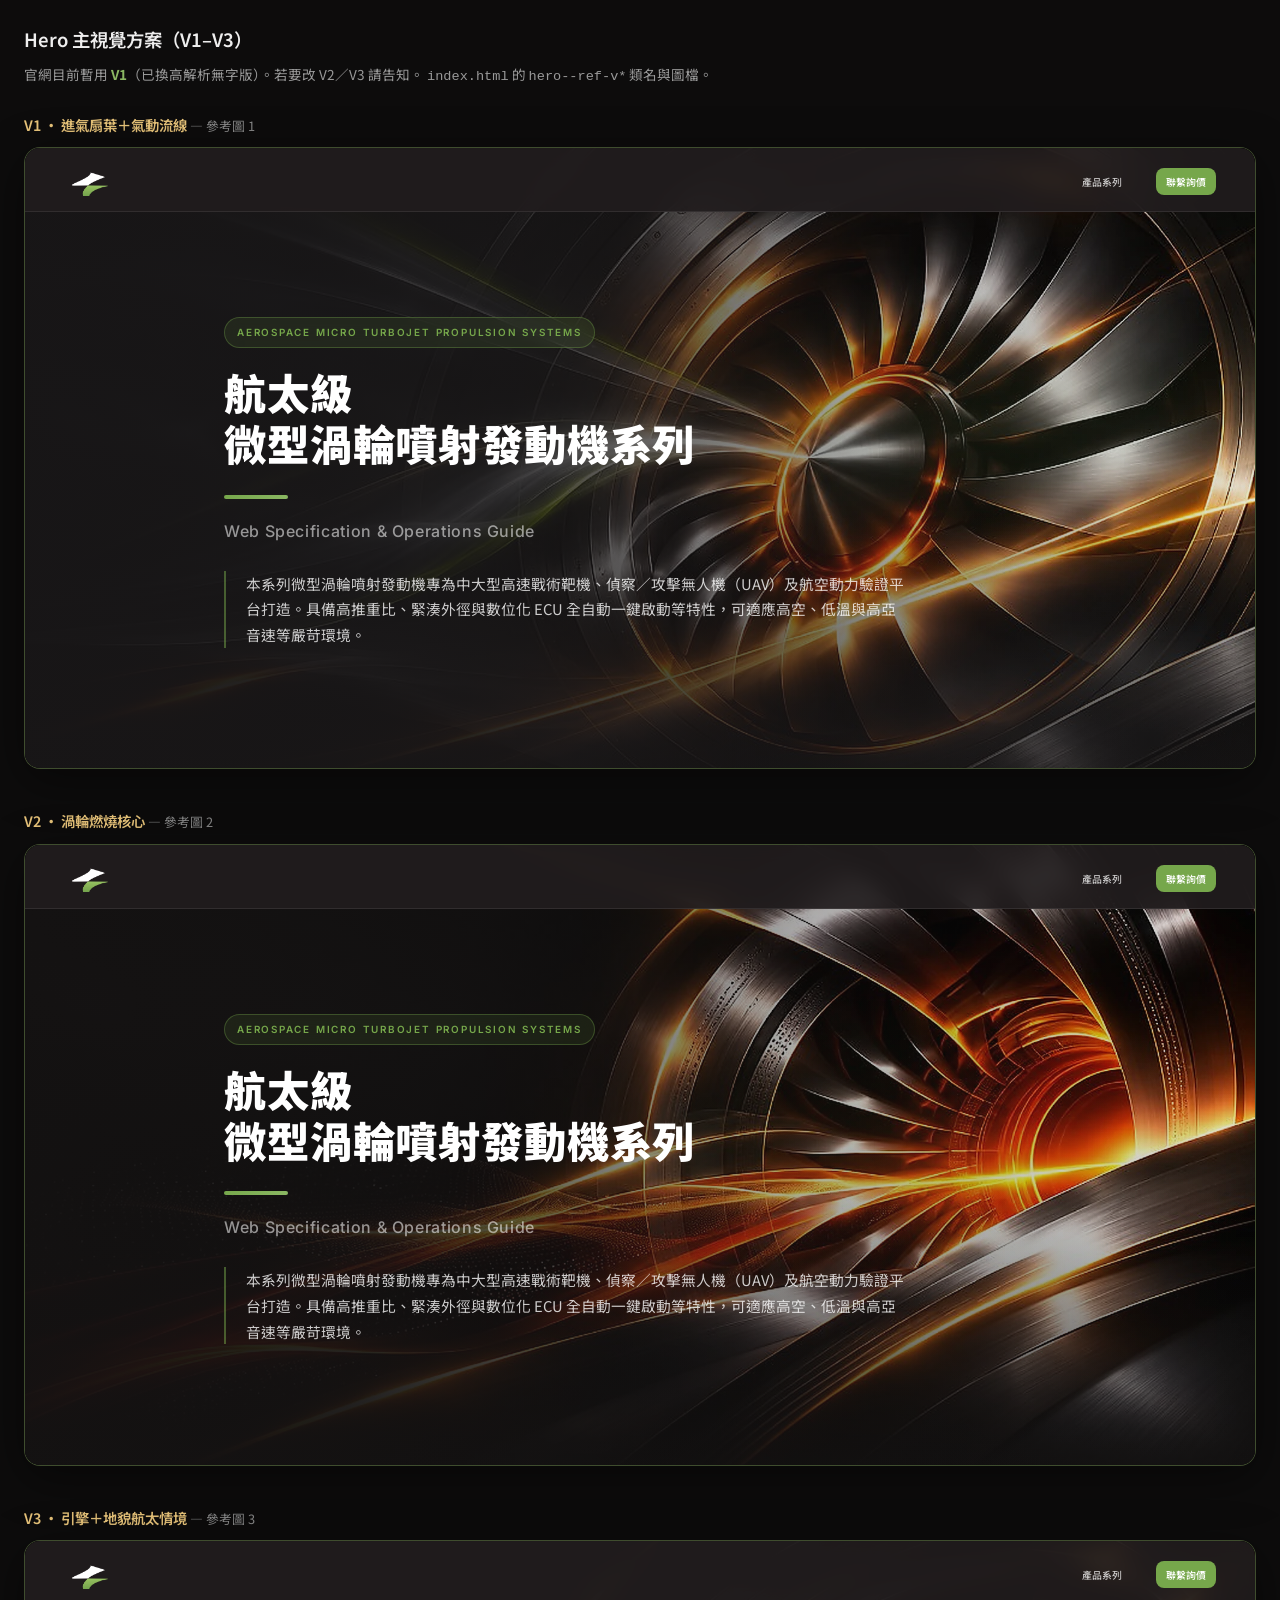
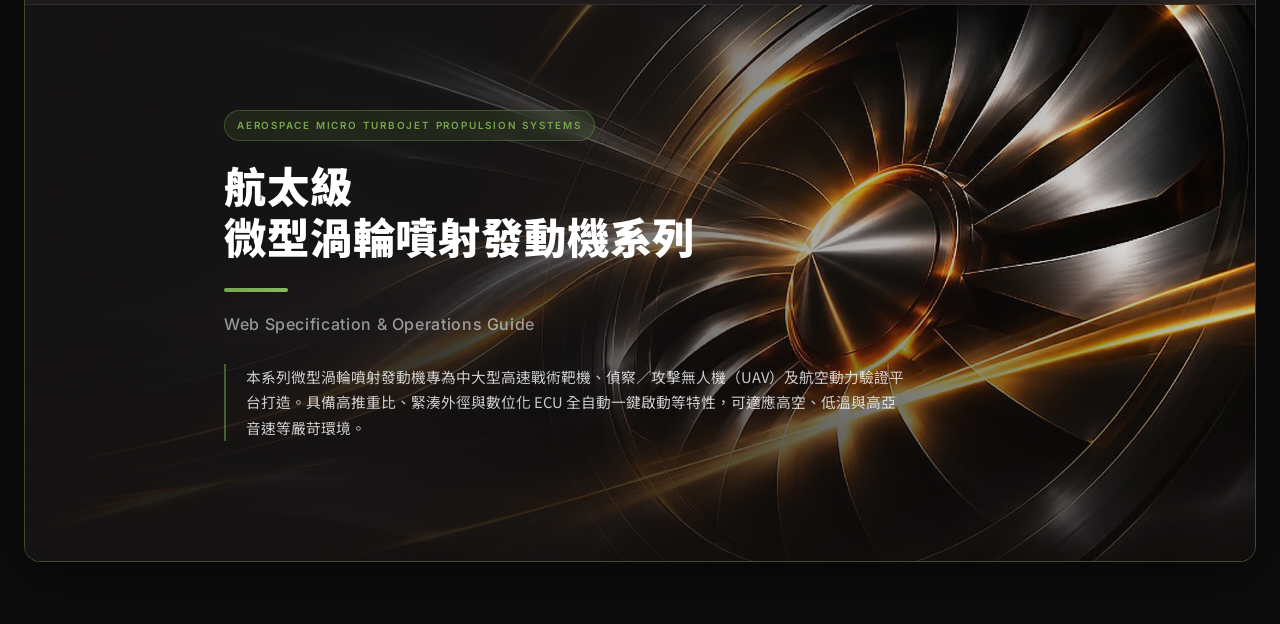
<file: hero-kv-preview.html>
<!DOCTYPE html>
<html lang="zh-TW">
<head>
  <meta charset="UTF-8">
  <meta name="viewport" content="width=device-width, initial-scale=1.0">
  <meta name="robots" content="noindex, nofollow">
  <title>Hero KV 方案預覽（內部）</title>
  <link rel="preconnect" href="https://fonts.googleapis.com">
  <link rel="preconnect" href="https://fonts.gstatic.com" crossorigin>
  <link href="https://fonts.googleapis.com/css2?family=Noto+Sans+TC:wght@300;400;500;700;900&family=Inter:wght@400;500;600;700&display=swap" rel="stylesheet">
  <link rel="stylesheet" href="styles.css">
  <style>
    body.preview-page {
      font-family: var(--font-sans);
      background: #0d0c0c;
      color: #eee;
      padding: 24px;
      margin: 0;
    }
    body.preview-page > h1 {
      font-size: 1.15rem;
      font-weight: 600;
      margin-bottom: 8px;
      max-width: 900px;
    }
    body.preview-page > p.intro {
      font-size: 0.85rem;
      color: #999;
      margin-bottom: 24px;
      max-width: 900px;
      line-height: 1.65;
    }
    .preview-composite { margin-bottom: 40px; }
    .preview-composite__meta {
      font-size: 0.9rem;
      font-weight: 600;
      color: #e8c47a;
      margin-bottom: 10px;
    }
    .preview-composite__meta span { color: #888; font-weight: 400; font-size: 0.8rem; }
    .preview-composite__frame {
      position: relative;
      border-radius: 16px;
      overflow: hidden;
      border: 1px solid rgba(118, 167, 75, 0.35);
      box-shadow: 0 12px 48px rgba(0, 0, 0, 0.45);
      background: var(--color-bg-dark);
    }
    .preview-composite .header {
      position: absolute;
      top: 0;
      left: 0;
      right: 0;
      height: 64px;
      background: rgba(33, 29, 30, 0.92);
      backdrop-filter: blur(10px);
    }
    .preview-composite .nav__logo-img { height: 32px; }
    .preview-composite .nav__menu {
      display: flex;
      gap: 6px 14px;
      flex-wrap: wrap;
      justify-content: flex-end;
      position: static;
      inset: auto;
      opacity: 1;
      pointer-events: none;
      flex-direction: row;
      background: transparent;
    }
    .preview-composite .nav__link {
      font-size: 0.62rem;
      color: rgba(255, 255, 255, 0.75);
      white-space: nowrap;
    }
    .preview-composite .nav__link--cta {
      background: var(--color-accent);
      color: #fff !important;
      padding: 6px 10px;
      border-radius: 8px;
    }
    .preview-composite .nav__toggle { display: none; }
    .preview-composite .hero {
      min-height: clamp(440px, 52vw, 620px);
      padding-top: 64px;
    }
    .preview-composite .hero__content {
      padding: 48px 24px 64px;
    }
    .preview-composite .hero__title {
      font-size: clamp(1.65rem, 3.8vw, 2.65rem);
    }
    .preview-composite .hero__desc {
      font-size: 0.92rem;
      line-height: 1.75;
    }
    .preview-composite .hero__badge {
      font-size: 0.62rem;
      padding: 6px 12px;
      margin-bottom: 20px;
    }
    .preview-composite .hero__kv-img {
      animation: none !important;
      transform: none !important;
    }
  </style>
</head>
<body class="preview-page">
  <h1>Hero 主視覺方案（V1–V3）</h1>
  <p class="intro">
    官網目前暫用 <strong style="color:#8BB863">V1</strong>（已換高解析無字版）。若要改 V2／V3 請告知。
    <code>index.html</code> 的 <code>hero--ref-v*</code> 類名與圖檔。
  </p>
  <div id="composite-heroes"></div>

  <template id="hero-shell">
    <header class="header">
      <nav class="nav container">
        <a href="#" class="nav__logo" tabindex="-1">
          <img class="nav__logo-img" src="assets/images/logo-icon.png" alt="">
        </a>
        <ul class="nav__menu">
          <li><a href="#" class="nav__link" tabindex="-1">產品系列</a></li>
          <li><a href="#" class="nav__link nav__link--cta" tabindex="-1">聯繫詢價</a></li>
        </ul>
      </nav>
    </header>
    <section class="hero">
      <div class="hero__bg" aria-hidden="true">
        <div class="hero__kv">
          <picture>
            <source type="image/webp" srcset="">
            <img class="hero__kv-img" src="" alt="" decoding="async">
          </picture>
        </div>
        <div class="hero__overlay"></div>
      </div>
      <div class="container hero__content hero__content--doc">
        <div class="hero__badge">Aerospace Micro Turbojet Propulsion Systems</div>
        <h1 class="hero__title">
          <span class="hero__title-line">航太級</span>
          <span class="hero__title-line">微型渦輪噴射發動機系列</span>
        </h1>
        <div class="hero__rule" aria-hidden="true"></div>
        <p class="hero__subtitle">Web Specification &amp; Operations Guide</p>
        <p class="hero__desc">
          本系列微型渦輪噴射發動機專為中大型高速戰術靶機、偵察／攻擊無人機（UAV）及航空動力驗證平台打造。具備高推重比、緊湊外徑與數位化 ECU 全自動一鍵啟動等特性，可適應高空、低溫與高亞音速等嚴苛環境。
        </p>
      </div>
    </section>
  </template>

  <script>
    const composites = [
      {
        id: 'v1',
        heroClass: 'hero--ref-v1',
        file: 'hero-ref-v1-intake.jpg',
        title: 'V1 · 進氣扇葉＋氣動流線',
        desc: '參考圖 1',
      },
      {
        id: 'v2',
        heroClass: 'hero--ref-v2',
        file: 'hero-ref-v2-turbine.jpg',
        title: 'V2 · 渦輪燃燒核心',
        desc: '參考圖 2',
      },
      {
        id: 'v3',
        heroClass: 'hero--ref-v3',
        file: 'hero-ref-v3-landscape.jpg',
        title: 'V3 · 引擎＋地貌航太情境',
        desc: '參考圖 3',
      },
    ];
    const shell = document.getElementById('hero-shell');
    const mount = document.getElementById('composite-heroes');
    composites.forEach((c) => {
      const wrap = document.createElement('div');
      wrap.className = 'preview-composite';
      wrap.id = c.id;
      wrap.innerHTML = `<p class="preview-composite__meta">${c.title} <span>— ${c.desc}</span></p>`;
      const frame = document.createElement('div');
      frame.className = 'preview-composite__frame';
      const frag = shell.content.cloneNode(true);
      const hero = frag.querySelector('.hero');
      hero.classList.add(c.heroClass);
      const stem = c.file.replace(/\.jpg$/, '');
      frag.querySelector('.hero__kv source').srcset = `assets/images/${stem}.webp`;
      frag.querySelector('.hero__kv-img').src = `assets/images/${c.file}`;
      frame.appendChild(frag);
      wrap.appendChild(frame);
      mount.appendChild(wrap);
    });
  </script>
</body>
</html>
</file>
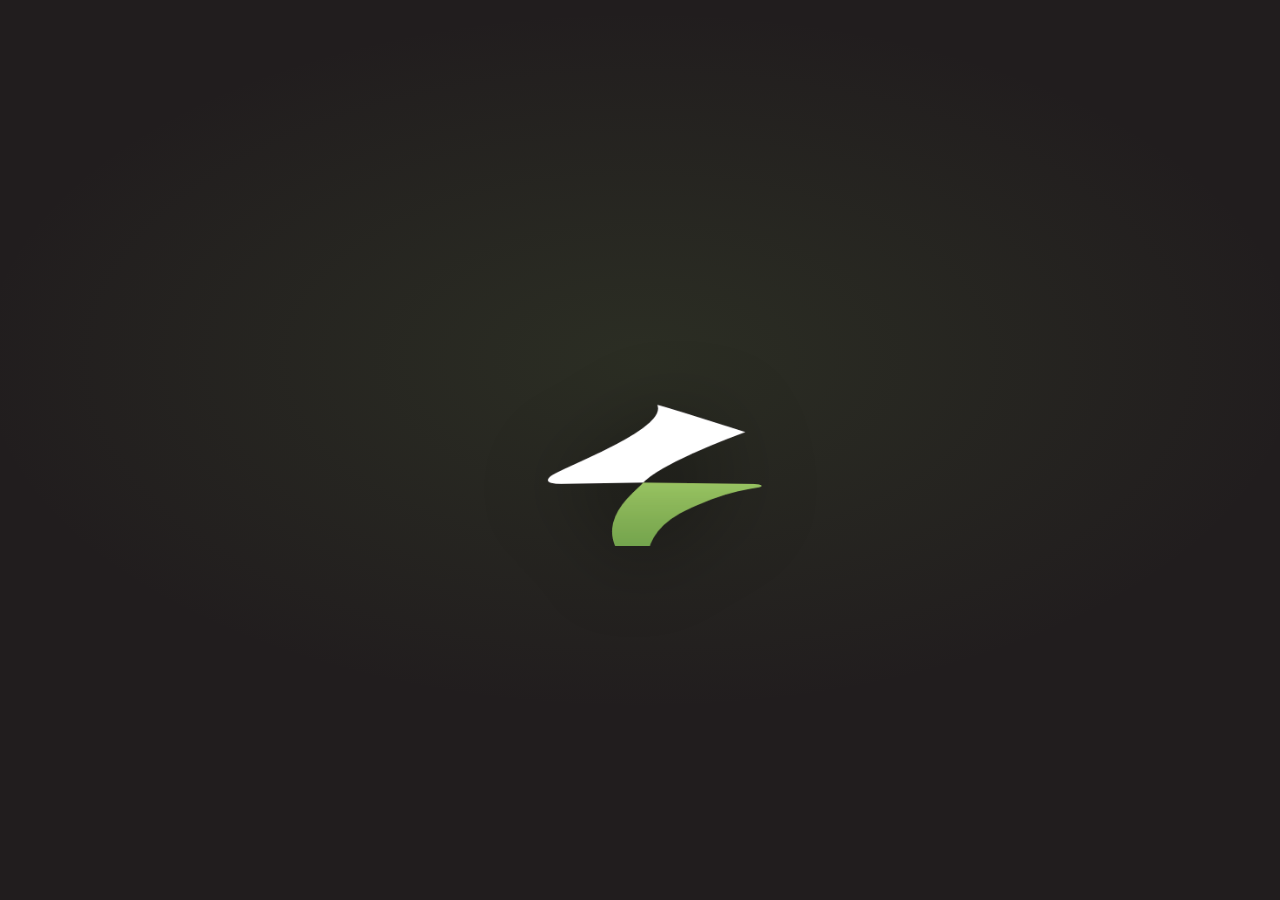
<file: holding.html>
<!DOCTYPE html>
<html lang="zh-TW">
<head>
  <meta charset="UTF-8">
  <meta name="viewport" content="width=device-width, initial-scale=1.0">
  <meta name="robots" content="noindex, nofollow">
  <title>HYPERSEEK</title>
  <style>
    *, *::before, *::after { box-sizing: border-box; margin: 0; padding: 0; }
    html, body {
      height: 100%;
    }
    body {
      display: flex;
      align-items: center;
      justify-content: center;
      min-height: 100vh;
      background: #211d1e;
      background-image:
        radial-gradient(ellipse 80% 60% at 50% 40%, rgba(118, 167, 75, 0.12) 0%, transparent 65%);
    }
    .holding {
      display: flex;
      flex-direction: column;
      align-items: center;
      justify-content: center;
      padding: 48px 24px;
      animation: fade-in 0.8s ease-out both;
    }
    .holding__logo {
      width: min(280px, 72vw);
      height: auto;
      filter: drop-shadow(0 12px 40px rgba(0, 0, 0, 0.35));
    }
    @keyframes fade-in {
      from { opacity: 0; transform: translateY(12px); }
      to { opacity: 1; transform: translateY(0); }
    }
  </style>
</head>
<body>
  <main class="holding">
    <img
      class="holding__logo"
      src="assets/images/logo-icon.png"
      alt=""
      width="322"
      height="220"
    >
  </main>
</body>
</html>
</file>
<file: styles.css>
/* ===== Variables — HYPERSEEK / 翔隆航太風格 ===== */
:root {
  --color-bg: #ffffff;
  --color-bg-elevated: #f5f6f8;
  --color-bg-card: #ffffff;
  --color-bg-dark: #211d1e;
  --color-border: rgba(33, 29, 30, 0.1);
  --color-text: #211d1e;
  --color-text-muted: #6b7280;
  --color-accent: #76a74b;
  --color-accent-dark: #5f8a3c;
  --color-accent-light: #eef4e8;
  --color-gradient: linear-gradient(135deg, #76a74b 0%, #8bb863 100%);
  --shadow-sm: 0 2px 12px rgba(33, 29, 30, 0.06);
  --shadow-md: 0 8px 32px rgba(33, 29, 30, 0.08);
  --font-sans: 'Noto Sans TC', 'Inter', -apple-system, BlinkMacSystemFont, sans-serif;
  --header-height: 80px;
  --container-width: 1200px;
  --radius: 12px;
  --radius-lg: 16px;
  --transition: 0.3s cubic-bezier(0.4, 0, 0.2, 1);
}

/* ===== Reset ===== */
*, *::before, *::after {
  box-sizing: border-box;
  margin: 0;
  padding: 0;
}

html {
  scroll-behavior: smooth;
  scroll-padding-top: var(--header-height);
}

body {
  font-family: var(--font-sans);
  background: var(--color-bg);
  color: var(--color-text);
  line-height: 1.7;
  overflow-x: hidden;
  -webkit-font-smoothing: antialiased;
}

a {
  color: inherit;
  text-decoration: none;
}

ul {
  list-style: none;
}

img {
  max-width: 100%;
  display: block;
}

.container {
  width: 100%;
  max-width: var(--container-width);
  margin: 0 auto;
  padding: 0 24px;
}

/* ===== Header ===== */
.header {
  position: fixed;
  top: 0;
  left: 0;
  right: 0;
  z-index: 1000;
  height: var(--header-height);
  background: var(--color-bg-dark);
  border-bottom: 1px solid rgba(255, 255, 255, 0.08);
  transition: box-shadow var(--transition);
}

.header--scrolled {
  box-shadow: 0 4px 24px rgba(0, 0, 0, 0.35);
}

.nav {
  display: flex;
  align-items: center;
  justify-content: space-between;
  height: 100%;
}

.nav__logo {
  display: flex;
  align-items: center;
  gap: 10px;
  z-index: 10;
}

.nav__logo-img {
  height: 40px;
  width: auto;
  display: block;
  flex-shrink: 0;
}

.nav__logo-text,
.footer__logo-text {
  font-family: 'Inter', sans-serif;
  font-size: 1.15rem;
  font-weight: 700;
  letter-spacing: 0.06em;
  color: #fff;
}

.footer__logo-img {
  height: 36px;
  width: auto;
  display: block;
  flex-shrink: 0;
}

.nav__menu {
  display: flex;
  align-items: center;
  gap: 8px;
}

.nav__link {
  padding: 8px 12px;
  font-size: 0.82rem;
  font-weight: 500;
  color: rgba(255, 255, 255, 0.72);
  border-radius: 8px;
  transition: color var(--transition), background var(--transition);
  white-space: nowrap;
}

.nav__link:hover {
  color: #fff;
}

.nav__link--active {
  color: var(--color-accent);
}

.nav__link--cta {
  background: var(--color-accent);
  color: #fff !important;
  margin-left: 8px;
}

.nav__link--cta:hover {
  background: var(--color-accent-dark);
  opacity: 1;
}

.nav__toggle {
  display: none;
  flex-direction: column;
  gap: 5px;
  background: none;
  border: none;
  cursor: pointer;
  padding: 8px;
  z-index: 10;
}

.nav__toggle span {
  display: block;
  width: 24px;
  height: 2px;
  background: #fff;
  transition: var(--transition);
}

.nav__toggle.active span:nth-child(1) {
  transform: rotate(45deg) translate(5px, 5px);
}

.nav__toggle.active span:nth-child(2) {
  opacity: 0;
}

.nav__toggle.active span:nth-child(3) {
  transform: rotate(-45deg) translate(5px, -5px);
}

/* ===== Buttons ===== */
.btn {
  display: inline-flex;
  align-items: center;
  justify-content: center;
  padding: 14px 28px;
  font-size: 0.95rem;
  font-weight: 600;
  border-radius: 10px;
  border: none;
  cursor: pointer;
  transition: transform var(--transition), opacity var(--transition), box-shadow var(--transition);
  font-family: inherit;
}

.btn:hover {
  transform: translateY(-2px);
}

.btn--primary {
  background: var(--color-accent);
  color: #fff;
  box-shadow: 0 4px 16px rgba(118, 167, 75, 0.35);
}

.btn--primary:hover {
  background: var(--color-accent-dark);
}

.btn--outline {
  background: transparent;
  color: var(--color-text);
  border: 1px solid var(--color-border);
}

.btn--outline:hover {
  border-color: var(--color-accent);
  color: var(--color-accent);
}

.btn--full {
  width: 100%;
}

/* ===== Hero ===== */
.hero {
  position: relative;
  min-height: 100vh;
  display: flex;
  align-items: center;
  padding-top: var(--header-height);
  overflow: hidden;
}

.hero__bg {
  position: absolute;
  inset: 0;
  z-index: 0;
}

.hero__kv {
  position: absolute;
  inset: 0;
  z-index: 0;
  overflow: hidden;
  background: var(--color-bg-dark);
}

.hero__kv picture {
  position: absolute;
  inset: 0;
  display: block;
  width: 100%;
  height: 100%;
}

.hero__kv-img {
  position: absolute;
  inset: 0;
  width: 100%;
  height: 100%;
  object-fit: cover;
  opacity: 1;
  image-rendering: auto;
}

.hero__overlay {
  position: absolute;
  inset: 0;
  z-index: 2;
}

.hero--ref-v1 .hero__kv-img { object-position: 58% center; }
.hero--ref-v1 .hero__overlay {
  background:
    linear-gradient(102deg, rgba(24, 22, 23, 0.97) 0%, rgba(24, 22, 23, 0.86) 40%, rgba(24, 22, 23, 0.32) 68%, rgba(24, 22, 23, 0.06) 100%),
    linear-gradient(to top, rgba(24, 22, 23, 0.75) 0%, transparent 42%),
    radial-gradient(ellipse 45% 35% at 78% 45%, rgba(118, 167, 75, 0.12) 0%, transparent 70%);
}

.hero--ref-v2 .hero__kv-img { object-position: 55% center; }
.hero--ref-v2 .hero__overlay {
  background:
    linear-gradient(105deg, rgba(20, 18, 18, 0.97) 0%, rgba(20, 18, 18, 0.85) 34%, rgba(20, 18, 18, 0.35) 58%, rgba(20, 18, 18, 0.08) 100%),
    linear-gradient(to top, rgba(20, 18, 18, 0.8) 0%, transparent 45%),
    radial-gradient(ellipse 50% 40% at 70% 50%, rgba(118, 167, 75, 0.08) 0%, transparent 65%);
}

.hero--ref-v3 .hero__kv-img { object-position: 52% 45%; }
.hero--ref-delta .hero__kv-img { object-position: 68% 42%; }
.hero--ref-delta .hero__overlay {
  background:
    linear-gradient(102deg, rgba(24, 22, 23, 0.96) 0%, rgba(24, 22, 23, 0.88) 36%, rgba(24, 22, 23, 0.4) 62%, rgba(24, 22, 23, 0.08) 100%),
    linear-gradient(to top, rgba(24, 22, 23, 0.78) 0%, transparent 45%),
    radial-gradient(ellipse 48% 40% at 74% 44%, rgba(118, 167, 75, 0.14) 0%, transparent 68%);
}

.hero--ref-v3 .hero__overlay {
  background:
    linear-gradient(108deg, rgba(22, 20, 20, 0.95) 0%, rgba(22, 20, 20, 0.78) 38%, rgba(22, 20, 20, 0.32) 64%, rgba(22, 20, 20, 0.06) 100%),
    linear-gradient(to top, rgba(15, 12, 10, 0.82) 0%, transparent 50%),
    radial-gradient(ellipse 55% 45% at 65% 40%, rgba(201, 166, 106, 0.06) 0%, transparent 60%);
}

@media (max-width: 768px) {
  .hero--ref-v1 .hero__kv-img,
  .hero--ref-v2 .hero__kv-img,
  .hero--ref-v3 .hero__kv-img,
  .hero--ref-delta .hero__kv-img {
    object-position: 75% center;
  }

  .hero--ref-v1 .hero__overlay,
  .hero--ref-v2 .hero__overlay,
  .hero--ref-v3 .hero__overlay,
  .hero--ref-delta .hero__overlay {
    background:
      linear-gradient(180deg, rgba(24, 22, 23, 0.94) 0%, rgba(24, 22, 23, 0.9) 100%);
  }
}

.hero__grid {
  display: none;
}

.hero__glow {
  display: none;
}

.hero__drone {
  display: none;
}

.hero__content {
  position: relative;
  z-index: 2;
  max-width: 800px;
  padding: 80px 24px 120px;
  color: #fff;
}

.hero__eyebrow {
  font-size: 0.8rem;
  font-weight: 600;
  letter-spacing: 0.12em;
  color: var(--color-accent);
  margin-bottom: 20px;
}

.hero__title {
  font-size: clamp(2.2rem, 5.5vw, 3.75rem);
  font-weight: 900;
  line-height: 1.12;
  letter-spacing: 0.02em;
  margin-bottom: 0;
  color: #fff;
}

.hero__title-line {
  display: block;
}

.hero__title-line + .hero__title-line {
  margin-top: 0.08em;
}

.hero__title-accent {
  color: var(--color-accent);
  background: none;
  -webkit-text-fill-color: var(--color-accent);
}

.hero__content--doc {
  max-width: 880px;
  padding-bottom: 100px;
}

.hero__badge {
  display: inline-block;
  font-family: 'Inter', sans-serif;
  font-size: 0.72rem;
  font-weight: 600;
  letter-spacing: 0.18em;
  text-transform: uppercase;
  color: var(--color-accent);
  padding: 8px 16px;
  margin-bottom: 28px;
  border: 1px solid rgba(118, 167, 75, 0.35);
  border-radius: 999px;
  background: rgba(118, 167, 75, 0.12);
  backdrop-filter: blur(8px);
}

.hero__rule {
  width: 64px;
  height: 4px;
  margin: 28px 0 20px;
  border-radius: 2px;
  background: var(--color-gradient);
}

.hero__subtitle {
  font-family: 'Inter', sans-serif;
  font-size: clamp(0.9rem, 1.8vw, 1rem);
  font-weight: 500;
  letter-spacing: 0.04em;
  color: rgba(255, 255, 255, 0.55);
  margin-bottom: 28px;
  line-height: 1.5;
}

.hero__desc {
  font-size: 1.05rem;
  color: rgba(255, 255, 255, 0.78);
  margin-bottom: 0;
  max-width: 680px;
  line-height: 1.9;
  padding-left: 20px;
  border-left: 2px solid rgba(118, 167, 75, 0.5);
}

.hero__actions {
  display: flex;
  gap: 16px;
  flex-wrap: wrap;
  margin-bottom: 64px;
}

.hero__stats {
  display: flex;
  gap: 40px;
  flex-wrap: wrap;
  padding-top: 32px;
  border-top: 1px solid rgba(255, 255, 255, 0.15);
}

.hero__stat-num {
  font-size: 2.5rem;
  font-weight: 900;
  color: var(--color-accent);
  background: none;
  -webkit-text-fill-color: var(--color-accent);
}

.hero__stat-num--static {
  font-size: 2.2rem;
}

.hero__stat-suffix {
  font-size: 1.5rem;
  font-weight: 700;
  color: var(--color-accent);
}

.hero__stat-label {
  display: block;
  font-size: 0.85rem;
  color: rgba(255, 255, 255, 0.65);
  margin-top: 4px;
}

.hero .btn--outline {
  color: #fff;
  border-color: rgba(255, 255, 255, 0.4);
}

.hero .btn--outline:hover {
  border-color: var(--color-accent);
  color: var(--color-accent);
}

.hero__scroll {
  position: absolute;
  bottom: 40px;
  left: 50%;
  transform: translateX(-50%);
  color: rgba(255, 255, 255, 0.5);
  animation: bounce 2s ease-in-out infinite;
  z-index: 2;
}

@keyframes bounce {
  0%, 100% { transform: translateX(-50%) translateY(0); }
  50% { transform: translateX(-50%) translateY(8px); }
}

/* ===== Sections ===== */
.section {
  padding: 100px 0;
  position: relative;
}

.section__header {
  margin-bottom: 64px;
}

.section__header--center {
  text-align: center;
}

.section__header--center .section__desc {
  margin: 16px auto 0;
}

.section__tag {
  display: inline-block;
  font-size: 0.75rem;
  font-weight: 700;
  letter-spacing: 0.12em;
  text-transform: uppercase;
  color: var(--color-accent);
  margin-bottom: 12px;
}

.section__title {
  font-size: clamp(1.8rem, 4vw, 2.5rem);
  font-weight: 800;
  line-height: 1.2;
}

.section__header--doc {
  display: flex;
  align-items: flex-start;
  gap: 24px;
  margin-bottom: 56px;
}

.section__index {
  flex-shrink: 0;
  display: flex;
  align-items: center;
  justify-content: center;
  width: 56px;
  height: 56px;
  font-family: 'Inter', sans-serif;
  font-size: 1.25rem;
  font-weight: 700;
  color: var(--color-accent);
  background: var(--color-accent-light);
  border: 1px solid rgba(118, 167, 75, 0.25);
  border-radius: 14px;
}

.section__header-body {
  flex: 1;
  padding-top: 4px;
}

.section__subtitle {
  font-family: 'Inter', sans-serif;
  font-size: 0.88rem;
  font-weight: 500;
  letter-spacing: 0.06em;
  text-transform: uppercase;
  color: var(--color-text-muted);
  margin-top: 8px;
}

.section__header--doc .section__desc {
  margin-top: 16px;
  max-width: 720px;
  font-size: 0.98rem;
  color: var(--color-text-muted);
  line-height: 1.75;
}

.specs {
  position: relative;
  isolation: isolate;
  background: #181615;
  overflow: hidden;
}

.specs::before {
  content: '';
  position: absolute;
  inset: 0;
  z-index: 0;
  background:
    radial-gradient(ellipse 75% 55% at 18% 0%, rgba(118, 167, 75, 0.1), transparent 55%),
    radial-gradient(ellipse 60% 45% at 82% 15%, rgba(212, 176, 106, 0.14), transparent 52%),
    radial-gradient(ellipse 50% 40% at 50% 100%, rgba(201, 166, 106, 0.08), transparent 60%),
    linear-gradient(180deg, #1b191a 0%, #181615 48%, #141210 100%);
  pointer-events: none;
}

.specs::after {
  content: '';
  position: absolute;
  inset: 0;
  z-index: 0;
  background-image:
    linear-gradient(rgba(212, 176, 106, 0.06) 1px, transparent 1px),
    linear-gradient(90deg, rgba(212, 176, 106, 0.05) 1px, transparent 1px);
  background-size: 64px 64px;
  mask-image: linear-gradient(180deg, transparent 0%, #000 12%, #000 75%, transparent 100%);
  pointer-events: none;
  opacity: 0.5;
}

.specs--black-gold {
  padding: 112px 0 120px;
  border-top: 1px solid rgba(212, 176, 106, 0.22);
}

.specs > .container {
  position: relative;
  z-index: 1;
}

/* Specs ambient — turbine + plume (decorative) */
.specs-ambient {
  position: absolute;
  inset: 0;
  z-index: 0;
  overflow: hidden;
  pointer-events: none;
}

.specs-ambient__plume {
  position: absolute;
  right: -8%;
  bottom: -6%;
  width: min(58vw, 520px);
  height: min(45vw, 380px);
  opacity: 0.55;
  mix-blend-mode: screen;
}

.specs-ambient__turbine {
  position: absolute;
  width: clamp(140px, 22vw, 260px);
  aspect-ratio: 1;
  border-radius: 50%;
  opacity: 0.22;
}

.specs--black-gold .specs-ambient__turbine {
  opacity: 0.28;
}

.specs--black-gold .specs-ambient__turbine::before {
  background: repeating-conic-gradient(
    from 0deg,
    rgba(212, 176, 106, 0) 0deg 10deg,
    rgba(212, 176, 106, 0.45) 10deg 14deg,
    rgba(212, 176, 106, 0) 14deg 22deg
  );
}

.specs-ambient__turbine::before,
.specs-ambient__turbine::after {
  content: '';
  position: absolute;
  inset: 0;
  border-radius: 50%;
}

.specs-ambient__turbine::before {
  background:
    repeating-conic-gradient(
      from 0deg,
      rgba(118, 167, 75, 0) 0deg 10deg,
      rgba(118, 167, 75, 0.55) 10deg 14deg,
      rgba(118, 167, 75, 0) 14deg 22deg
    );
  animation: specs-turbine-spin 9s linear infinite;
  mask: radial-gradient(circle, #000 38%, transparent 39%, transparent 72%, #000 73%);
  -webkit-mask: radial-gradient(circle, #000 38%, transparent 39%, transparent 72%, #000 73%);
}

.specs-ambient__turbine::after {
  inset: 18%;
  border: 1px solid rgba(118, 167, 75, 0.25);
  box-shadow:
    inset 0 0 24px rgba(118, 167, 75, 0.12),
    0 0 40px rgba(118, 167, 75, 0.08);
}

.specs-ambient__turbine--tl {
  top: 6%;
  left: -4%;
}

.specs-ambient__turbine--br {
  bottom: 12%;
  right: 6%;
  opacity: 0.16;
}

.specs-ambient__turbine--br::before {
  animation-duration: 14s;
}

.specs-ambient__hub {
  position: absolute;
  z-index: 1;
  top: 50%;
  left: 50%;
  width: 22%;
  height: 22%;
  transform: translate(-50%, -50%);
  border-radius: 50%;
  background: radial-gradient(circle at 35% 35%, #fff 0%, #c5d4e0 35%, #8a97a4 100%);
  box-shadow: 0 0 12px rgba(255, 255, 255, 0.35);
}

@keyframes specs-turbine-spin {
  to { transform: rotate(360deg); }
}

.specs-ambient__rocket {
  position: absolute;
  width: clamp(160px, 18vw, 220px);
  height: 3px;
  border-radius: 999px;
  background: linear-gradient(
    90deg,
    transparent 0%,
    rgba(255, 160, 90, 0.65) 15%,
    rgba(255, 220, 140, 0.9) 45%,
    rgba(118, 167, 75, 0.55) 70%,
    transparent 100%
  );
  filter: blur(0.4px);
  opacity: 0.35;
  transform-origin: left center;
}

.specs-ambient__rocket::after {
  content: '';
  position: absolute;
  left: 0;
  top: 50%;
  width: 8px;
  height: 8px;
  transform: translate(-50%, -50%);
  border-radius: 50%;
  background: radial-gradient(circle, #fff 0%, #ffb347 45%, rgba(255, 140, 40, 0.3) 70%, transparent 100%);
  box-shadow: 0 0 18px rgba(255, 180, 80, 0.85);
}

.specs-ambient__rocket--a {
  top: 22%;
  right: 8%;
  transform: rotate(-28deg);
  animation: specs-rocket-glide 18s ease-in-out infinite;
}

.specs-ambient__rocket--b {
  bottom: 38%;
  left: 12%;
  width: clamp(120px, 14vw, 180px);
  transform: rotate(12deg);
  opacity: 0.22;
  animation: specs-rocket-glide 24s ease-in-out infinite reverse;
}

@keyframes specs-rocket-glide {
  0%, 100% {
    transform: translateX(0) rotate(var(--rocket-tilt, -28deg));
    opacity: 0.2;
  }
  45% {
    transform: translateX(36px) rotate(calc(var(--rocket-tilt, -28deg) - 4deg));
    opacity: 0.42;
  }
}

.specs-ambient__rocket--a {
  --rocket-tilt: -28deg;
}

.specs-ambient__rocket--b {
  --rocket-tilt: 12deg;
}

.specs .section__header {
  margin-bottom: 56px;
}

.specs .section__title {
  font-size: clamp(2rem, 4.2vw, 2.85rem);
  font-weight: 900;
  letter-spacing: 0.02em;
  background: linear-gradient(102deg, #ffffff 0%, #f3e6c8 38%, #d4b06a 62%, #b8924a 88%);
  -webkit-background-clip: text;
  background-clip: text;
  color: transparent;
}

.specs .section__subtitle {
  color: rgba(212, 176, 106, 0.55);
  letter-spacing: 0.12em;
}

.specs .section__header--doc .section__desc {
  color: rgba(255, 255, 255, 0.62);
  font-size: 1.02rem;
  max-width: 640px;
}

.specs .section__header-body::after {
  content: '';
  display: block;
  width: 72px;
  height: 3px;
  margin-top: 18px;
  border-radius: 2px;
  background: linear-gradient(90deg, #d4b06a, #76a74b);
  box-shadow: 0 0 20px rgba(212, 176, 106, 0.35);
}

.profiles {
  background: var(--color-bg);
}

.sop {
  background: var(--color-bg-elevated);
}

.safety {
  background: var(--color-bg-dark);
  color: rgba(255, 255, 255, 0.85);
}

.safety .section__index {
  background: rgba(118, 167, 75, 0.15);
  border-color: rgba(118, 167, 75, 0.3);
  color: var(--color-accent);
}

.safety .section__title {
  color: #fff;
}

.safety .section__subtitle {
  color: rgba(255, 255, 255, 0.45);
}

.section__desc {
  color: var(--color-text-muted);
  max-width: 560px;
  margin-top: 12px;
}

/* ===== About ===== */
.about {
  background: var(--color-bg);
}

.about__grid {
  display: grid;
  grid-template-columns: 1fr 1fr;
  gap: 64px;
  align-items: center;
  margin-bottom: 64px;
}

.about__image-wrap {
  position: relative;
  border-radius: var(--radius-lg);
  overflow: hidden;
  border: 1px solid var(--color-border);
}

.about__image-wrap img {
  width: 100%;
  height: 420px;
  object-fit: cover;
  display: block;
}

.about__image-badge {
  position: absolute;
  bottom: 24px;
  left: 24px;
  background: var(--color-bg-dark);
  border: 1px solid rgba(118, 167, 75, 0.3);
  border-radius: var(--radius);
  padding: 16px 24px;
  display: flex;
  align-items: baseline;
  gap: 8px;
}

.about__image-badge-num {
  font-size: 2rem;
  font-weight: 900;
  color: var(--color-accent);
}

.about__image-badge-text {
  font-size: 0.85rem;
  color: rgba(255, 255, 255, 0.75);
  font-weight: 600;
}

.about__vision-row {
  display: grid;
  grid-template-columns: 1fr 1.5fr;
  gap: 24px;
  align-items: stretch;
}

.about__subtitle {
  font-size: 1.3rem;
  font-weight: 700;
  margin-bottom: 20px;
}

.about__text {
  color: var(--color-text-muted);
  margin-bottom: 16px;
}

.about__highlights {
  margin-top: 32px;
}

.about__highlights li {
  display: flex;
  align-items: center;
  gap: 12px;
  padding: 12px 0;
  color: var(--color-text);
  font-weight: 500;
}

.about__highlights svg {
  width: 20px;
  height: 20px;
  color: var(--color-accent);
  flex-shrink: 0;
}

.about__vision-card {
  background: var(--color-bg-card);
  border: 1px solid var(--color-border);
  border-radius: var(--radius-lg);
  padding: 40px;
  height: 100%;
  box-shadow: var(--shadow-sm);
}

.about__vision-icon {
  width: 56px;
  height: 56px;
  color: var(--color-accent);
  margin-bottom: 20px;
}

.about__vision-icon svg {
  width: 100%;
  height: 100%;
}

.about__vision-title {
  font-size: 1.2rem;
  font-weight: 700;
  margin-bottom: 12px;
}

.about__vision-text {
  color: var(--color-text-muted);
  font-size: 1.05rem;
  line-height: 1.8;
}

.about__vision-text strong {
  color: var(--color-accent);
  font-weight: 700;
}

.about__values {
  display: grid;
  grid-template-columns: repeat(3, 1fr);
  gap: 16px;
}

.about__value {
  background: var(--color-accent-light);
  border: 1px solid rgba(118, 167, 75, 0.15);
  border-radius: var(--radius);
  padding: 24px 20px;
  text-align: center;
}

.about__value-desc {
  display: block;
  font-size: 0.78rem;
  color: var(--color-text-muted);
  margin-top: 8px;
  line-height: 1.5;
}

.about__value-num {
  display: block;
  font-size: 0.75rem;
  font-weight: 700;
  color: var(--color-accent);
  letter-spacing: 0.1em;
  margin-bottom: 6px;
}

.about__value-label {
  font-size: 0.9rem;
  font-weight: 600;
}

.about__gallery {
  display: grid;
  grid-template-columns: 1fr 1.4fr 1fr;
  gap: 16px;
  margin-top: 48px;
}

.about__gallery-item {
  position: relative;
  border-radius: var(--radius-lg);
  overflow: hidden;
  border: 1px solid var(--color-border);
  margin: 0;
}

.about__gallery-item img {
  width: 100%;
  height: 220px;
  object-fit: cover;
  display: block;
  transition: transform 0.5s ease;
}

.about__gallery-item:hover img {
  transform: scale(1.06);
}

.about__gallery-item figcaption {
  position: absolute;
  bottom: 0;
  left: 0;
  right: 0;
  padding: 12px 16px;
  background: linear-gradient(transparent, rgba(33, 29, 30, 0.88));
  font-size: 0.82rem;
  font-weight: 600;
  color: #fff;
}

/* ===== Showcase Gallery ===== */
.showcase {
  background: var(--color-bg-elevated);
}

.showcase__grid {
  display: grid;
  grid-template-columns: repeat(3, 1fr);
  grid-auto-rows: 220px;
  gap: 16px;
}

.showcase__item {
  position: relative;
  border-radius: var(--radius-lg);
  overflow: hidden;
  border: 1px solid var(--color-border);
  margin: 0;
}

.showcase__item img {
  width: 100%;
  height: 100%;
  object-fit: cover;
  display: block;
  transition: transform 0.6s ease;
}

.showcase__item:hover img {
  transform: scale(1.08);
}

.showcase__item figcaption {
  position: absolute;
  inset: 0;
  display: flex;
  flex-direction: column;
  justify-content: flex-end;
  padding: 20px;
  background: linear-gradient(transparent 40%, rgba(33, 29, 30, 0.85) 100%);
  pointer-events: none;
}

.showcase__label {
  font-size: 0.7rem;
  font-weight: 700;
  letter-spacing: 0.1em;
  text-transform: uppercase;
  color: var(--color-accent);
  margin-bottom: 4px;
}

.showcase__title {
  font-size: 0.95rem;
  font-weight: 700;
  color: #fff;
}

.showcase__item--large {
  grid-column: span 2;
  grid-row: span 2;
}

.showcase__item--wide {
  grid-column: span 2;
}

.showcase__item--tall {
  grid-row: span 2;
}

/* ===== Services ===== */
.services {
  background: var(--color-bg-elevated);
}

.services__grid {
  display: grid;
  grid-template-columns: repeat(2, 1fr);
  gap: 32px;
  margin-bottom: 80px;
}

.service-card {
  background: var(--color-bg-card);
  border: 1px solid var(--color-border);
  border-radius: var(--radius-lg);
  overflow: hidden;
  position: relative;
  box-shadow: var(--shadow-sm);
  transition: border-color var(--transition), transform var(--transition), box-shadow var(--transition);
}

.service-card:hover {
  border-color: rgba(118, 167, 75, 0.35);
  transform: translateY(-4px);
  box-shadow: var(--shadow-md);
}

.service-card__image {
  height: 280px;
  overflow: hidden;
}

.service-card__image img {
  width: 100%;
  height: 100%;
  object-fit: cover;
  transition: transform 0.5s ease;
}

.service-card:hover .service-card__image img {
  transform: scale(1.05);
}

.service-card__body {
  padding: 32px 36px 40px;
  position: relative;
}

.service-card__icon {
  width: 64px;
  height: 64px;
  color: var(--color-accent);
  margin-bottom: 24px;
}

.service-card__icon svg {
  width: 100%;
  height: 100%;
}

.service-card__num {
  position: absolute;
  top: 24px;
  right: 28px;
  font-size: 3rem;
  font-weight: 900;
  color: rgba(255, 255, 255, 0.04);
}

.service-card__title {
  font-size: 1.3rem;
  font-weight: 700;
  margin-bottom: 16px;
  line-height: 1.4;
}

.service-card__desc {
  color: var(--color-text-muted);
  margin-bottom: 24px;
}

.service-card__list li {
  position: relative;
  padding-left: 20px;
  color: var(--color-text-muted);
  font-size: 0.9rem;
  margin-bottom: 8px;
}

.service-card__list li::before {
  content: '';
  position: absolute;
  left: 0;
  top: 10px;
  width: 6px;
  height: 6px;
  border-radius: 50%;
  background: var(--color-accent);
}

.services__process {
  background: var(--color-bg);
  border: 1px solid var(--color-border);
  border-radius: var(--radius-lg);
  padding: 48px;
  box-shadow: var(--shadow-sm);
}

.services__process-title {
  text-align: center;
  font-size: 1.1rem;
  font-weight: 700;
  margin-bottom: 40px;
  color: var(--color-text-muted);
}

.process-steps {
  display: flex;
  align-items: center;
  justify-content: center;
  gap: 0;
}

.process-step {
  display: flex;
  flex-direction: column;
  align-items: center;
  gap: 12px;
}

.process-step__dot {
  width: 16px;
  height: 16px;
  border-radius: 50%;
  background: var(--color-accent);
  box-shadow: 0 0 16px rgba(118, 167, 75, 0.45);
}

.process-step__label {
  font-size: 0.85rem;
  font-weight: 600;
  white-space: nowrap;
}

.process-step__sub {
  font-size: 0.72rem;
  color: var(--color-text-muted);
}

.process-step__line {
  width: 80px;
  height: 2px;
  background: var(--color-border);
  margin-bottom: 28px;
}

/* ===== Cases ===== */
.cases {
  background: var(--color-bg);
}

.cases__grid {
  display: grid;
  grid-template-columns: repeat(3, 1fr);
  gap: 28px;
}

.case-card {
  background: var(--color-bg-card);
  border: 1px solid var(--color-border);
  border-radius: var(--radius-lg);
  overflow: hidden;
  box-shadow: var(--shadow-sm);
  transition: transform var(--transition), box-shadow var(--transition);
}

.case-card:hover {
  transform: translateY(-6px);
  box-shadow: var(--shadow-md);
}

.case-card__image {
  height: 260px;
  position: relative;
  overflow: hidden;
}

.case-card__image img {
  width: 100%;
  height: 100%;
  object-fit: cover;
  transition: transform 0.5s ease;
}

.case-card:hover .case-card__image img {
  transform: scale(1.06);
}

.case-card__category {
  position: absolute;
  top: 16px;
  left: 16px;
  background: var(--color-bg-dark);
  color: var(--color-accent);
  font-size: 0.75rem;
  font-weight: 700;
  padding: 6px 12px;
  border-radius: 20px;
  letter-spacing: 0.05em;
  border: 1px solid rgba(118, 167, 75, 0.3);
}

.case-card__year {
  display: inline-block;
  font-size: 0.75rem;
  font-weight: 700;
  color: var(--color-accent);
  margin-bottom: 8px;
}

.case-card__body {
  padding: 28px;
}

.case-card__title {
  font-size: 1.15rem;
  font-weight: 700;
  margin-bottom: 12px;
}

.case-card__desc {
  color: var(--color-text-muted);
  font-size: 0.9rem;
  margin-bottom: 20px;
}

.case-card__metrics {
  display: grid;
  grid-template-columns: repeat(3, 1fr);
  gap: 8px;
  margin-bottom: 20px;
  padding: 16px 0;
  border-top: 1px solid var(--color-border);
  border-bottom: 1px solid var(--color-border);
}

.case-card__metrics div {
  text-align: center;
}

.case-card__metrics strong {
  display: block;
  font-size: 1.1rem;
  font-weight: 800;
  color: var(--color-accent);
  margin-bottom: 2px;
}

.case-card__metrics span {
  font-size: 0.7rem;
  color: var(--color-text-muted);
}

.case-card__tags {
  display: flex;
  flex-wrap: wrap;
  gap: 8px;
}

.case-card__tags span {
  font-size: 0.75rem;
  padding: 4px 10px;
  background: rgba(255, 255, 255, 0.05);
  border-radius: 6px;
  color: var(--color-text-muted);
}

/* ===== Team ===== */
.team__departments {
  display: grid;
  grid-template-columns: repeat(4, 1fr);
  gap: 20px;
  margin-bottom: 64px;
}

.team__dept {
  background: var(--color-bg-card);
  border: 1px solid var(--color-border);
  border-radius: var(--radius);
  padding: 28px 20px;
  text-align: center;
  transition: border-color var(--transition);
}

.team__dept:hover {
  border-color: rgba(118, 167, 75, 0.35);
}

.team__dept-icon {
  width: 40px;
  height: 40px;
  color: var(--color-accent);
  margin: 0 auto 12px;
}

.team__dept-icon svg {
  width: 100%;
  height: 100%;
}

.team__dept h4 {
  font-size: 0.95rem;
  font-weight: 700;
  margin-bottom: 6px;
}

.team__dept p {
  font-size: 0.8rem;
  color: var(--color-text-muted);
}

.team__banner {
  position: relative;
  border-radius: var(--radius-lg);
  overflow: hidden;
  margin-bottom: 48px;
  border: 1px solid var(--color-border);
  height: 320px;
}

.team__banner img {
  width: 100%;
  height: 100%;
  object-fit: cover;
  display: block;
}

.team__banner-overlay {
  position: absolute;
  inset: 0;
  display: flex;
  align-items: flex-end;
  padding: 32px;
  background: linear-gradient(transparent 30%, rgba(33, 29, 30, 0.88) 100%);
}

.team__banner-text {
  font-size: 1.1rem;
  font-weight: 600;
  color: #fff;
}

.team__grid {
  display: grid;
  grid-template-columns: repeat(4, 1fr);
  gap: 24px;
}

.team-card {
  background: var(--color-bg-card);
  border: 1px solid var(--color-border);
  border-radius: var(--radius-lg);
  padding: 32px 24px;
  text-align: center;
  box-shadow: var(--shadow-sm);
  transition: transform var(--transition), box-shadow var(--transition);
}

.team-card:hover {
  transform: translateY(-4px);
  box-shadow: var(--shadow-md);
}

.team-card__photo {
  width: 88px;
  height: 88px;
  border-radius: 50%;
  object-fit: cover;
  margin: 0 auto 16px;
  border: 3px solid var(--color-accent);
}

.team-card__name {
  font-size: 1.05rem;
  font-weight: 700;
  margin-bottom: 4px;
}

.team-card__role {
  font-size: 0.85rem;
  color: var(--color-accent);
  font-weight: 600;
  margin-bottom: 12px;
}

.team-card__bio {
  font-size: 0.85rem;
  color: var(--color-text-muted);
  line-height: 1.6;
}

/* ===== Careers ===== */
.careers {
  background: var(--color-bg-elevated);
}

.careers__wrapper {
  display: grid;
  grid-template-columns: 1fr 1.2fr;
  gap: 64px;
  align-items: start;
}

.careers__desc {
  color: var(--color-text-muted);
  margin: 16px 0 32px;
}

.careers__benefits {
  display: flex;
  flex-direction: column;
  gap: 16px;
}

.careers__benefit {
  display: flex;
  align-items: center;
  gap: 12px;
  font-weight: 500;
}

.careers__benefit svg {
  width: 22px;
  height: 22px;
  color: var(--color-accent);
  flex-shrink: 0;
}

.job-card {
  background: var(--color-bg-card);
  border: 1px solid var(--color-border);
  border-radius: var(--radius);
  padding: 28px;
  margin-bottom: 16px;
  transition: border-color var(--transition);
}

.job-card:hover {
  border-color: rgba(118, 167, 75, 0.35);
}

.job-card__header {
  display: flex;
  align-items: center;
  justify-content: space-between;
  margin-bottom: 10px;
}

.job-card__title {
  font-size: 1.05rem;
  font-weight: 700;
}

.job-card__type {
  font-size: 0.75rem;
  font-weight: 600;
  padding: 4px 10px;
  background: var(--color-accent-light);
  color: var(--color-accent-dark);
  border-radius: 6px;
}

.job-card__desc {
  font-size: 0.9rem;
  color: var(--color-text-muted);
  margin-bottom: 12px;
}

.job-card__meta {
  display: flex;
  gap: 12px;
  margin-bottom: 16px;
}

.job-card__meta span {
  font-size: 0.75rem;
  padding: 4px 10px;
  background: rgba(255, 255, 255, 0.05);
  border-radius: 6px;
  color: var(--color-text-muted);
}

.job-card__link {
  font-size: 0.9rem;
  font-weight: 600;
  color: var(--color-accent);
  transition: opacity var(--transition);
}

.job-card__link:hover {
  opacity: 0.8;
}

/* ===== Contact ===== */
.contact__grid {
  display: grid;
  grid-template-columns: 1fr 1.2fr;
  gap: 64px;
}

.contact__desc {
  color: var(--color-text-muted);
  margin: 16px 0 40px;
}

.contact__list li {
  display: flex;
  gap: 16px;
  margin-bottom: 28px;
}

.contact__list svg {
  width: 24px;
  height: 24px;
  color: var(--color-accent);
  flex-shrink: 0;
  margin-top: 2px;
}

.contact__list strong {
  display: block;
  font-size: 0.85rem;
  font-weight: 700;
  margin-bottom: 4px;
}

.contact__list span {
  color: var(--color-text-muted);
  font-size: 0.95rem;
}

.contact__map {
  margin-top: 32px;
  border-radius: var(--radius);
  overflow: hidden;
  border: 1px solid var(--color-border);
}

.contact__map img {
  width: 100%;
  height: 180px;
  object-fit: cover;
  display: block;
  filter: saturate(0.7) brightness(0.85);
}

.contact__form-title {
  font-size: 1.2rem;
  font-weight: 700;
  margin-bottom: 24px;
}

.form-row {
  display: grid;
  grid-template-columns: 1fr 1fr;
  gap: 16px;
}

.contact__form-note {
  font-size: 0.75rem;
  color: var(--color-text-muted);
  text-align: center;
  margin-top: 12px;
}

.contact__form {
  background: var(--color-bg-card);
  border: 1px solid var(--color-border);
  border-radius: var(--radius-lg);
  padding: 40px;
  box-shadow: var(--shadow-sm);
}

.form-group {
  margin-bottom: 20px;
}

.form-group label {
  display: block;
  font-size: 0.85rem;
  font-weight: 600;
  margin-bottom: 8px;
  color: var(--color-text-muted);
}

.form-group input,
.form-group select,
.form-group textarea {
  width: 100%;
  padding: 12px 16px;
  background: var(--color-bg-elevated);
  border: 1px solid var(--color-border);
  border-radius: 8px;
  color: var(--color-text);
  font-family: inherit;
  font-size: 0.95rem;
  transition: border-color var(--transition);
}

.form-group input:focus,
.form-group select:focus,
.form-group textarea:focus {
  outline: none;
  border-color: var(--color-accent);
}

.form-group textarea {
  resize: vertical;
  min-height: 120px;
}

.form-group select {
  cursor: pointer;
  appearance: none;
  background-image: url("data:image/svg+xml,%3Csvg xmlns='http://www.w3.org/2000/svg' width='12' height='12' viewBox='0 0 12 12'%3E%3Cpath d='M3 5l3 3 3-3' stroke='%2394a3b8' fill='none' stroke-width='1.5'/%3E%3C/svg%3E");
  background-repeat: no-repeat;
  background-position: right 16px center;
}

/* ===== Footer ===== */
.footer {
  background: var(--color-bg-dark);
  color: rgba(255, 255, 255, 0.85);
  border-top: none;
  padding-top: 64px;
}

.footer__inner {
  display: flex;
  justify-content: space-between;
  gap: 48px;
  padding-bottom: 48px;
}

.footer__logo {
  display: flex;
  align-items: center;
  gap: 10px;
  font-weight: 700;
  margin-bottom: 12px;
}

.footer__logo svg {
  width: 32px;
  height: 32px;
}

.footer__tagline {
  color: rgba(255, 255, 255, 0.65);
  font-size: 0.9rem;
}

.footer__demo-note {
  font-size: 0.75rem;
  color: rgba(255, 255, 255, 0.4);
  margin-top: 12px;
  font-style: italic;
}

.footer__links {
  display: flex;
  gap: 64px;
}

.footer__col h4 {
  font-size: 0.85rem;
  font-weight: 700;
  margin-bottom: 16px;
  color: rgba(255, 255, 255, 0.5);
}

.footer__col a {
  display: block;
  font-size: 0.9rem;
  color: rgba(255, 255, 255, 0.65);
  margin-bottom: 10px;
  transition: color var(--transition);
}

.footer__col a:hover {
  color: var(--color-accent);
}

.footer__bottom {
  border-top: 1px solid rgba(255, 255, 255, 0.1);
  padding: 24px 0;
}

.footer__bottom p {
  font-size: 0.8rem;
  color: rgba(255, 255, 255, 0.45);
  text-align: center;
}

/* ===== Reveal Animation ===== */
.reveal {
  opacity: 0;
  transform: translateY(30px);
  transition: opacity 0.7s ease, transform 0.7s ease;
}

.reveal.visible {
  opacity: 1;
  transform: translateY(0);
}

.reveal--delay { transition-delay: 0.15s; }
.reveal--delay-2 { transition-delay: 0.3s; }
.reveal--delay-3 { transition-delay: 0.45s; }

/* ===== Responsive ===== */
@media (max-width: 1024px) {
  .about__gallery {
    grid-template-columns: 1fr;
  }

  .showcase__grid {
    grid-template-columns: 1fr 1fr;
    grid-auto-rows: 180px;
  }

  .showcase__item--large,
  .showcase__item--wide,
  .showcase__item--tall {
    grid-column: span 2;
    grid-row: span 1;
  }

  .team__banner {
    height: 220px;
  }

  .about__grid,
  .about__vision-row,
  .services__grid,
  .careers__wrapper,
  .contact__grid {
    grid-template-columns: 1fr;
    gap: 40px;
  }

  .cases__grid {
    grid-template-columns: 1fr 1fr;
  }

  .team__departments {
    grid-template-columns: repeat(2, 1fr);
  }

  .team__grid {
    grid-template-columns: repeat(2, 1fr);
  }

  .hero__drone {
    display: none;
  }

  .form-row {
    grid-template-columns: 1fr;
  }

  .process-step__line {
    width: 40px;
  }
}

@media (max-width: 768px) {
  .nav__toggle {
    display: flex;
  }

  .nav__menu {
    position: fixed;
    inset: 0;
    background: var(--color-bg-dark);
    flex-direction: column;
    justify-content: center;
    align-items: center;
    gap: 8px;
    opacity: 0;
    pointer-events: none;
    transition: opacity var(--transition);
  }

  .nav__menu.active {
    opacity: 1;
    pointer-events: all;
  }

  .nav__link {
    font-size: 1.1rem;
    padding: 12px 24px;
  }

  .nav__link--cta {
    margin-left: 0;
    margin-top: 8px;
  }

  .section {
    padding: 80px 0;
  }

  .hero__stats {
    gap: 24px;
  }

  .hero__stat-num {
    font-size: 2rem;
  }

  .cases__grid {
    grid-template-columns: 1fr;
  }

  .showcase__grid {
    grid-template-columns: 1fr;
    grid-auto-rows: 200px;
  }

  .showcase__item--large,
  .showcase__item--wide {
    grid-column: span 1;
  }

  .team__departments,
  .team__grid {
    grid-template-columns: 1fr;
  }

  .about__values {
    grid-template-columns: 1fr;
  }

  .process-steps {
    flex-wrap: wrap;
    gap: 16px;
  }

  .process-step__line {
    display: none;
  }

  .footer__inner {
    flex-direction: column;
  }

  .footer__links {
    gap: 32px;
  }

  .nav__link {
    white-space: normal;
    text-align: center;
    font-size: 1rem;
  }

  .spec-table {
    font-size: 0.75rem;
  }

  .spec-table th,
  .spec-table td {
    padding: 10px 12px;
  }
}

/* ===== Product series + lightbox ===== */
.product-series-list {
  display: flex;
  flex-direction: column;
  gap: 20px;
}

.specs--black-gold .product-series-list {
  gap: 36px;
}

.product-series-list--stagger.reveal:not(.visible) .product-series {
  opacity: 0;
  transform: translateY(22px) scale(0.99);
}

.product-series-list--stagger.reveal.visible .product-series {
  animation: product-series-in 0.72s cubic-bezier(0.22, 1, 0.36, 1) backwards;
}

.product-series-list--stagger.reveal.visible .product-series:nth-child(1) { animation-delay: 0.04s; }
.product-series-list--stagger.reveal.visible .product-series:nth-child(2) { animation-delay: 0.1s; }
.product-series-list--stagger.reveal.visible .product-series:nth-child(3) { animation-delay: 0.16s; }
.product-series-list--stagger.reveal.visible .product-series:nth-child(4) { animation-delay: 0.22s; }
.product-series-list--stagger.reveal.visible .product-series:nth-child(5) { animation-delay: 0.28s; }

@keyframes product-series-in {
  from {
    opacity: 0;
    transform: translateY(28px) scale(0.97);
    filter: blur(4px);
  }
  to {
    opacity: 1;
    transform: translateY(0) scale(1);
    filter: blur(0);
  }
}

.product-series {
  position: relative;
  background: rgba(255, 255, 255, 0.88);
  backdrop-filter: blur(10px);
  border: 1px solid rgba(255, 255, 255, 0.9);
  border-radius: var(--radius-lg);
  padding: 18px 20px 16px;
  box-shadow:
    0 4px 24px rgba(33, 29, 30, 0.06),
    0 0 0 1px rgba(118, 167, 75, 0.06);
  transition:
    transform 0.45s cubic-bezier(0.22, 1, 0.36, 1),
    box-shadow 0.45s ease;
}

.specs--black-gold .product-series {
  background: linear-gradient(158deg, rgba(42, 38, 39, 0.98) 0%, rgba(26, 24, 23, 0.99) 100%);
  backdrop-filter: blur(12px);
  border: 1px solid rgba(212, 176, 106, 0.32);
  border-radius: 20px;
  padding: 28px 30px 26px;
  box-shadow:
    0 28px 64px rgba(0, 0, 0, 0.55),
    inset 0 1px 0 rgba(255, 255, 255, 0.06),
    0 0 0 1px rgba(0, 0, 0, 0.4);
}

.product-series:hover {
  transform: translateY(-3px);
  box-shadow:
    0 16px 40px rgba(33, 29, 30, 0.1),
    0 0 0 1px rgba(118, 167, 75, 0.18),
    0 0 32px rgba(118, 167, 75, 0.12);
}

.specs--black-gold .product-series:hover {
  transform: translateY(-4px);
  border-color: rgba(212, 176, 106, 0.55);
  box-shadow:
    0 36px 80px rgba(0, 0, 0, 0.62),
    0 0 48px rgba(212, 176, 106, 0.12),
    0 0 24px rgba(118, 167, 75, 0.1),
    inset 0 1px 0 rgba(255, 255, 255, 0.08);
}

.product-series::before {
  content: '';
  position: absolute;
  top: 0;
  left: 0;
  right: 0;
  height: 3px;
  border-radius: var(--radius-lg) var(--radius-lg) 0 0;
  background: linear-gradient(
    90deg,
    rgba(118, 167, 75, 0.2) 0%,
    #8bb863 35%,
    #76a74b 50%,
    #8bb863 65%,
    rgba(118, 167, 75, 0.2) 100%
  );
  background-size: 200% 100%;
  animation: product-series-shine 6s ease-in-out infinite;
}

.specs--black-gold .product-series::before {
  height: 4px;
  background: linear-gradient(
    90deg,
    transparent 0%,
    #b8924a 18%,
    #ecd08a 42%,
    #d4b06a 50%,
    #8bb863 72%,
    transparent 100%
  );
  background-size: 200% 100%;
  box-shadow: 0 0 24px rgba(212, 176, 106, 0.35);
}

@keyframes product-series-shine {
  0%, 100% { background-position: 0% 50%; }
  50% { background-position: 100% 50%; }
}

.product-series__name {
  display: flex;
  align-items: center;
  gap: 10px;
  font-size: 1.15rem;
  font-weight: 800;
  margin-bottom: 10px;
  letter-spacing: 0.02em;
}

.specs--black-gold .product-series__name {
  font-size: clamp(1.35rem, 2.5vw, 1.65rem);
  font-weight: 900;
  color: #f8f4ec;
  margin-bottom: 16px;
  letter-spacing: 0.04em;
}

.product-series__name::before {
  content: '';
  flex-shrink: 0;
  width: 4px;
  height: 1.15em;
  border-radius: 3px;
  background: var(--color-gradient);
  box-shadow: 0 0 14px rgba(118, 167, 75, 0.55);
}

.specs--black-gold .product-series__name::before {
  width: 5px;
  height: 1.2em;
  background: linear-gradient(180deg, #ecd08a, #d4b06a);
  box-shadow: 0 0 16px rgba(212, 176, 106, 0.55);
}

.product-series__specs {
  display: grid;
  grid-template-columns: repeat(6, minmax(0, 1fr));
  gap: 8px 12px;
  margin: 0 0 12px;
  padding: 10px 12px;
  background: linear-gradient(145deg, rgba(255, 255, 255, 0.95), rgba(245, 248, 252, 0.85));
  border-radius: var(--radius);
  border: 1px solid rgba(33, 29, 30, 0.08);
  box-shadow: inset 0 1px 0 rgba(255, 255, 255, 0.9);
}

.specs--black-gold .product-series__specs {
  gap: 12px 16px;
  margin: 0 0 20px;
  padding: 16px 18px;
  background: linear-gradient(165deg, rgba(12, 11, 10, 0.55), rgba(20, 18, 17, 0.35));
  border: 1px solid rgba(212, 176, 106, 0.22);
  border-radius: 14px;
  box-shadow: inset 0 1px 0 rgba(212, 176, 106, 0.08);
}

.product-series__specs > div:first-child dd {
  font-size: 0.95rem;
  color: var(--color-accent-dark);
  text-shadow: 0 0 20px rgba(118, 167, 75, 0.25);
}

.specs--black-gold .product-series__specs > div:first-child dd {
  font-size: 1.08rem;
  color: #ecd08a;
  text-shadow: 0 0 24px rgba(212, 176, 106, 0.35);
}

.specs--black-gold .product-series__specs dt {
  color: rgba(212, 176, 106, 0.65);
  font-size: 0.74rem;
  letter-spacing: 0.04em;
}

.specs--black-gold .product-series__specs dd {
  color: rgba(255, 255, 255, 0.92);
  font-size: 0.95rem;
}

.product-series__specs > div {
  min-width: 0;
}

.product-series__specs dt {
  font-size: 0.72rem;
  font-weight: 600;
  color: var(--color-text-muted);
  margin-bottom: 3px;
}

.product-series__specs dd {
  margin: 0;
  font-size: 0.88rem;
  font-weight: 600;
  color: var(--color-text);
  line-height: 1.35;
}

.product-series__gallery {
  display: grid;
  grid-template-columns: repeat(3, minmax(0, 1fr));
  gap: 8px;
  align-items: center;
}

.specs--black-gold .product-series__gallery {
  gap: 14px;
}

.product-series__thumb {
  position: relative;
  display: flex;
  align-items: center;
  justify-content: center;
  width: 100%;
  margin: 0;
  padding: 4px 6px;
  border: 1px solid rgba(33, 29, 30, 0.1);
  border-radius: var(--radius);
  background: linear-gradient(160deg, #fafbfc, #f0f3f7);
  cursor: zoom-in;
  overflow: hidden;
  transition:
    transform 0.35s cubic-bezier(0.22, 1, 0.36, 1),
    border-color 0.35s ease,
    box-shadow 0.35s ease;
}

.product-series__thumb::after {
  content: '';
  position: absolute;
  inset: 0;
  background: radial-gradient(circle at 50% 50%, rgba(118, 167, 75, 0.22), transparent 65%);
  opacity: 0;
  transition: opacity 0.35s ease;
  pointer-events: none;
}

.product-series__thumb:focus-visible {
  outline: 2px solid var(--color-accent);
  outline-offset: 2px;
}

.product-series__thumb:hover {
  transform: scale(1.03);
  border-color: rgba(118, 167, 75, 0.45);
  box-shadow: 0 10px 28px rgba(118, 167, 75, 0.2);
}

.specs--black-gold .product-series__thumb {
  padding: 10px 12px;
  border: 1px solid rgba(212, 176, 106, 0.28);
  border-radius: 14px;
  background: linear-gradient(165deg, rgba(8, 8, 8, 0.5), rgba(28, 26, 25, 0.85));
}

.specs--black-gold .product-series__thumb:hover {
  border-color: rgba(236, 208, 138, 0.55);
  box-shadow: 0 12px 36px rgba(0, 0, 0, 0.45), 0 0 24px rgba(212, 176, 106, 0.15);
}

.specs--black-gold .product-series__thumb::after {
  background: radial-gradient(circle at 50% 50%, rgba(212, 176, 106, 0.2), transparent 68%);
}

.product-series__thumb:hover::after {
  opacity: 1;
}

.product-series__thumb-label {
  position: absolute;
  right: 6px;
  bottom: 6px;
  z-index: 1;
  padding: 3px 8px;
  font-size: 0.65rem;
  font-weight: 700;
  letter-spacing: 0.06em;
  color: #fff;
  background: rgba(33, 29, 30, 0.72);
  border-radius: 6px;
  opacity: 0;
  transform: translateY(4px);
  transition: opacity 0.3s ease, transform 0.3s ease;
  pointer-events: none;
}

.product-series__thumb:hover .product-series__thumb-label,
.product-series__thumb:focus-visible .product-series__thumb-label {
  opacity: 1;
  transform: translateY(0);
}

.product-series__gallery img,
.product-series__shot {
  display: block;
  width: 100%;
  height: auto;
  max-height: clamp(92px, 11.5vw, 148px);
  margin-inline: auto;
  object-fit: contain;
  object-position: center;
  padding: 0;
  border: 0;
  background: transparent;
  box-sizing: border-box;
  transition: transform 0.45s cubic-bezier(0.22, 1, 0.36, 1);
  pointer-events: none;
}

.specs--black-gold .product-series__gallery img,
.specs--black-gold .product-series__shot img {
  max-height: clamp(120px, 16vw, 200px);
}

.product-series__thumb:hover img,
.product-series__thumb:hover .product-series__shot img {
  transform: scale(1.05);
}

.product-series__shot {
  display: flex;
  align-items: center;
  justify-content: center;
  max-height: none;
  width: 100%;
}

.product-series__shot img {
  width: auto;
  max-width: 100%;
  height: auto;
  max-height: clamp(92px, 11.5vw, 148px);
  margin: 0;
}

.specs--black-gold .product-series__gallery--empty {
  min-height: clamp(120px, 16vw, 180px);
  border-color: rgba(212, 176, 106, 0.25);
  color: rgba(212, 176, 106, 0.5);
  background: repeating-linear-gradient(
    -45deg,
    rgba(20, 18, 17, 0.9),
    rgba(20, 18, 17, 0.9) 8px,
    rgba(30, 27, 26, 0.9) 8px,
    rgba(30, 27, 26, 0.9) 16px
  );
}

.product-series__gallery--empty {
  min-height: 88px;
  display: flex;
  align-items: center;
  justify-content: center;
  background: repeating-linear-gradient(
    -45deg,
    var(--color-bg-elevated),
    var(--color-bg-elevated) 8px,
    #eceef1 8px,
    #eceef1 16px
  );
  border: 1px dashed var(--color-border);
  border-radius: var(--radius);
}

.product-series__gallery--empty p {
  margin: 0;
  color: var(--color-text-muted);
}

.product-series__cta {
  display: inline-flex;
  align-items: center;
  gap: 6px;
  margin-top: 10px;
  font-size: 0.88rem;
  font-weight: 600;
  color: var(--color-accent-dark);
  transition: color 0.25s ease, gap 0.25s ease;
}

.specs--black-gold .product-series__cta {
  margin-top: 18px;
  font-size: 0.95rem;
  font-weight: 700;
  color: #ecd08a;
}

.specs--black-gold .product-series__cta:hover {
  color: #fff5e0;
}

.product-series__cta::after {
  content: '→';
  transition: transform 0.25s ease;
}

.product-series__cta:hover {
  color: var(--color-accent);
  gap: 10px;
}

.product-series__cta:hover::after {
  transform: translateX(3px);
}

/* Lightbox */
.lightbox {
  position: fixed;
  inset: 0;
  z-index: 2500;
  display: flex;
  align-items: center;
  justify-content: center;
  padding: 20px;
  opacity: 0;
  visibility: hidden;
  transition: opacity 0.35s ease, visibility 0.35s ease;
}

.lightbox.is-open {
  opacity: 1;
  visibility: visible;
}

.lightbox[hidden] {
  display: none;
}

.lightbox:not([hidden]) {
  display: flex;
}

.lightbox__scrim {
  position: absolute;
  inset: 0;
  background: rgba(12, 14, 18, 0.82);
  backdrop-filter: blur(12px) saturate(1.2);
}

.lightbox__dialog {
  position: relative;
  z-index: 1;
  width: min(96vw, 1080px);
  max-height: min(92vh, 900px);
  display: grid;
  grid-template-columns: auto 1fr auto;
  align-items: center;
  gap: 8px;
  transform: scale(0.94) translateY(12px);
  transition: transform 0.4s cubic-bezier(0.22, 1, 0.36, 1);
}

.lightbox.is-open .lightbox__dialog {
  transform: scale(1) translateY(0);
}

.lightbox__figure {
  margin: 0;
  text-align: center;
}

.lightbox__stage {
  position: relative;
  padding: 12px;
  border-radius: var(--radius-lg);
  background: linear-gradient(145deg, rgba(255, 255, 255, 0.12), rgba(255, 255, 255, 0.04));
  border: 1px solid rgba(255, 255, 255, 0.15);
  box-shadow:
    0 24px 80px rgba(0, 0, 0, 0.45),
    0 0 48px rgba(118, 167, 75, 0.15);
}

.lightbox__stage::before {
  content: '';
  position: absolute;
  inset: -1px;
  border-radius: inherit;
  padding: 1px;
  background: linear-gradient(135deg, rgba(118, 167, 75, 0.65), rgba(255, 255, 255, 0.2), rgba(118, 167, 75, 0.35));
  mask: linear-gradient(#fff 0 0) content-box, linear-gradient(#fff 0 0);
  mask-composite: exclude;
  pointer-events: none;
}

.lightbox__img {
  display: block;
  max-width: 100%;
  max-height: min(72vh, 720px);
  width: auto;
  height: auto;
  margin: 0 auto;
  border-radius: 8px;
  object-fit: contain;
}

.lightbox__caption {
  margin-top: 12px;
  font-size: 0.92rem;
  font-weight: 600;
  color: rgba(255, 255, 255, 0.92);
}

.lightbox__counter {
  margin-top: 6px;
  font-family: 'Inter', sans-serif;
  font-size: 0.78rem;
  letter-spacing: 0.08em;
  color: rgba(255, 255, 255, 0.5);
}

.lightbox__close {
  position: absolute;
  top: -48px;
  right: 0;
  width: 40px;
  height: 40px;
  border: 1px solid rgba(255, 255, 255, 0.2);
  border-radius: 50%;
  background: rgba(33, 29, 30, 0.65);
  color: #fff;
  font-size: 1.5rem;
  line-height: 1;
  cursor: pointer;
  transition: background 0.25s ease, transform 0.25s ease;
}

.lightbox__close:hover {
  background: rgba(118, 167, 75, 0.85);
  transform: rotate(90deg);
}

.lightbox__nav {
  flex-shrink: 0;
  width: 44px;
  height: 44px;
  border: 1px solid rgba(255, 255, 255, 0.25);
  border-radius: 50%;
  background: rgba(33, 29, 30, 0.55);
  color: #fff;
  font-size: 1.75rem;
  line-height: 1;
  cursor: pointer;
  transition: background 0.25s ease, border-color 0.25s ease, transform 0.25s ease;
}

.lightbox__nav:hover:not(:disabled) {
  background: rgba(118, 167, 75, 0.8);
  border-color: rgba(118, 167, 75, 0.9);
  transform: scale(1.06);
}

.lightbox__nav:disabled {
  opacity: 0.35;
  cursor: not-allowed;
}

@media (max-width: 720px) {
  .lightbox__dialog {
    grid-template-columns: 1fr;
    grid-template-rows: auto auto auto;
  }

  .lightbox__nav {
    position: absolute;
    bottom: -52px;
  }

  .lightbox__nav--prev {
    left: calc(50% - 52px);
  }

  .lightbox__nav--next {
    right: calc(50% - 52px);
  }
}

@media (prefers-reduced-motion: reduce) {
  .product-series-list--stagger.reveal.visible .product-series,
  .product-series::before {
    animation: none;
  }

  .product-series:hover,
  .product-series__thumb:hover,
  .lightbox__dialog {
    transform: none;
  }

  .specs-ambient__turbine::before,
  .specs-ambient__rocket {
    animation: none;
  }

  .specs-ambient__plume {
    display: none;
  }
}

@media (max-width: 1024px) {
  .product-series__specs {
    grid-template-columns: repeat(3, minmax(0, 1fr));
  }
}

@media (max-width: 640px) {
  .product-series__specs {
    grid-template-columns: repeat(2, minmax(0, 1fr));
  }

  .product-series__gallery {
    grid-template-columns: repeat(3, minmax(0, 1fr));
    gap: 6px;
  }

  .product-series__gallery img,
  .product-series__shot img {
    max-height: clamp(72px, 22vw, 110px);
  }

  .lightbox {
    padding: 12px 12px 56px;
  }
}

.contact-channels {
  list-style: none;
  display: flex;
  flex-wrap: wrap;
  gap: 24px 40px;
  margin-bottom: 32px;
  padding: 20px 24px;
  background: #fff;
  border: 1px solid var(--color-border);
  border-radius: var(--radius-lg);
  box-shadow: var(--shadow-sm);
}

.contact-channels strong {
  display: block;
  font-size: 0.8rem;
  color: var(--color-text-muted);
  margin-bottom: 4px;
}

.contact-channels a {
  font-size: 1rem;
  font-weight: 600;
  color: var(--color-accent-dark);
}

.contact-channels a:hover {
  color: var(--color-accent);
}

.contact__inquiry {
  text-align: center;
  max-width: 520px;
  margin: 0 auto;
}

.contact__inquiry-note {
  font-size: 0.92rem;
  color: var(--color-text-muted);
  line-height: 1.75;
  margin-bottom: 24px;
}

.contact__inquiry-btn {
  min-width: 220px;
  padding: 14px 32px;
  font-size: 1rem;
}

.contact__inquiry-btn[aria-disabled='true'] {
  opacity: 0.92;
  cursor: not-allowed;
}

.contact__inquiry-pending {
  margin-top: 14px;
  font-size: 0.85rem;
  color: var(--color-text-muted);
}

.lineup-note {
  font-size: 0.9rem;
  color: var(--color-text-muted);
  line-height: 1.75;
  padding: 16px 20px;
  background: var(--color-accent-light);
  border-radius: var(--radius);
  border-left: 3px solid var(--color-accent);
}

.sop-overview {
  list-style: none;
  display: grid;
  gap: 12px;
  max-width: 720px;
}

.sop-overview li {
  font-size: 0.95rem;
  color: var(--color-text-muted);
  line-height: 1.75;
  padding: 14px 18px 14px 44px;
  background: var(--color-bg-elevated);
  border-radius: var(--radius);
  border: 1px solid var(--color-border);
  position: relative;
}

.sop-overview li::before {
  position: absolute;
  left: 16px;
  top: 50%;
  transform: translateY(-50%);
  width: 22px;
  height: 22px;
  border-radius: 50%;
  background: var(--color-accent-light);
  color: var(--color-accent-dark);
  font-size: 0.7rem;
  font-weight: 700;
  display: flex;
  align-items: center;
  justify-content: center;
}

.sop-overview li:nth-child(1)::before { content: '1'; }
.sop-overview li:nth-child(2)::before { content: '2'; }
.sop-overview li:nth-child(3)::before { content: '3'; }
.sop-overview li:nth-child(4)::before { content: '4'; }

.section.contact {
  background: var(--color-bg-elevated);
}

.contact__grid--single {
  grid-template-columns: 1fr;
  max-width: 720px;
  margin: 0 auto;
  gap: 0;
}

.form-required {
  color: var(--color-accent-dark);
}

.contact__list a {
  color: var(--color-text);
  transition: color var(--transition);
}

.contact__list a:hover {
  color: var(--color-accent);
}

.footer__inner--compact {
  align-items: center;
  padding-bottom: 32px;
}

.footer__links--compact {
  display: flex;
  gap: 24px;
  flex-wrap: wrap;
}

.footer__links--compact a {
  font-size: 0.9rem;
  color: rgba(255, 255, 255, 0.7);
  transition: color var(--transition);
}

.footer__links--compact a:hover {
  color: var(--color-accent);
}

/* ===== Spec Table ===== */
.spec-table-scroll {
  position: relative;
  margin-bottom: 28px;
}

.spec-table-scroll::before,
.spec-table-scroll::after {
  content: '';
  position: absolute;
  top: 0;
  bottom: 8px;
  width: 32px;
  z-index: 3;
  pointer-events: none;
  opacity: 0;
  transition: opacity var(--transition);
}

.spec-table-scroll::before {
  left: 0;
  background: linear-gradient(to right, var(--color-bg-elevated), transparent);
}

.spec-table-scroll::after {
  right: 0;
  background: linear-gradient(to left, var(--color-bg-elevated), transparent);
}

.spec-table-wrap {
  overflow-x: auto;
  border-radius: var(--radius-lg);
  background: #fff;
  box-shadow: var(--shadow-md);
  border: 1px solid var(--color-border);
  -webkit-overflow-scrolling: touch;
}

.spec-table-wrap::-webkit-scrollbar {
  height: 8px;
}

.spec-table-wrap::-webkit-scrollbar-track {
  background: var(--color-bg-elevated);
  border-radius: 0 0 var(--radius-lg) var(--radius-lg);
}

.spec-table-wrap::-webkit-scrollbar-thumb {
  background: rgba(118, 167, 75, 0.45);
  border-radius: 4px;
}

.spec-table {
  width: 100%;
  min-width: 1180px;
  border-collapse: separate;
  border-spacing: 0;
  font-size: 0.84rem;
  line-height: 1.5;
}

.spec-th,
.spec-td {
  padding: 18px 16px;
  border-bottom: 1px solid var(--color-border);
  vertical-align: middle;
  text-align: left;
}

.spec-th {
  position: sticky;
  top: 0;
  z-index: 4;
  background: var(--color-bg-dark);
  padding-top: 20px;
  padding-bottom: 20px;
  border-bottom: none;
  box-shadow: inset 0 -1px 0 rgba(255, 255, 255, 0.08);
}

.spec-th--group {
  border-left: 1px solid rgba(255, 255, 255, 0.08);
}

.spec-th__zh {
  display: block;
  font-size: 0.82rem;
  font-weight: 700;
  color: #fff;
  margin-bottom: 4px;
  white-space: nowrap;
}

.spec-th__en {
  display: block;
  font-family: 'Inter', sans-serif;
  font-size: 0.68rem;
  font-weight: 500;
  letter-spacing: 0.04em;
  text-transform: uppercase;
  color: rgba(255, 255, 255, 0.42);
  white-space: nowrap;
}

.spec-th--model {
  position: sticky;
  left: 0;
  z-index: 5;
  min-width: 148px;
  border-radius: var(--radius-lg) 0 0 0;
}

.spec-table thead th:last-child {
  border-radius: 0 var(--radius-lg) 0 0;
}

.spec-row {
  transition: background var(--transition), box-shadow var(--transition);
}

.spec-row--400 { --row-accent: #76a74b; --row-bg: rgba(118, 167, 75, 0.06); }
.spec-row--800 { --row-accent: #5f8a3c; --row-bg: rgba(95, 138, 60, 0.07); }
.spec-row--1000 { --row-accent: #4a7330; --row-bg: rgba(74, 115, 48, 0.07); }
.spec-row--1600 { --row-accent: #211d1e; --row-bg: rgba(33, 29, 30, 0.04); }

.spec-row:hover {
  background: var(--row-bg);
  box-shadow: inset 4px 0 0 var(--row-accent);
}

.spec-row:last-child .spec-td {
  border-bottom: none;
}

.spec-td--model {
  position: sticky;
  left: 0;
  z-index: 2;
  min-width: 148px;
  background: #fff;
  border-right: 1px solid var(--color-border);
  box-shadow: 4px 0 12px rgba(33, 29, 30, 0.04);
  padding-left: 20px;
}

.spec-row:hover .spec-td--model {
  background: #fafcf8;
}

.spec-td--model::before {
  content: '';
  position: absolute;
  left: 0;
  top: 8px;
  bottom: 8px;
  width: 4px;
  border-radius: 0 4px 4px 0;
  background: var(--row-accent);
}

.spec-model__name {
  display: block;
  font-family: 'Inter', sans-serif;
  font-size: 0.92rem;
  font-weight: 800;
  letter-spacing: 0.02em;
  color: var(--row-accent);
  line-height: 1.4;
}

.spec-row--1600 .spec-model__name {
  color: var(--color-bg-dark);
}

.spec-td--thrust {
  border-left: 1px solid var(--color-border);
  min-width: 108px;
}

.spec-td--rpm {
  min-width: 108px;
}

.spec-val {
  display: block;
  font-weight: 600;
  color: var(--color-text);
}

.spec-val--lg {
  font-family: 'Inter', sans-serif;
  font-size: 1.45rem;
  font-weight: 800;
  line-height: 1.2;
  color: var(--color-accent-dark);
  letter-spacing: -0.02em;
  margin-bottom: 4px;
}

.spec-sub {
  display: block;
  font-size: 0.75rem;
  font-weight: 500;
  color: var(--color-text-muted);
  line-height: 1.45;
  margin-top: 2px;
}

.spec-range {
  display: flex;
  flex-direction: column;
  gap: 2px;
}

.spec-range span {
  font-weight: 600;
  color: var(--color-text);
  font-variant-numeric: tabular-nums;
}

.spec-range span:first-child {
  color: var(--color-text-muted);
  font-size: 0.8rem;
  font-weight: 500;
}

.spec-td .spec-val + .spec-val {
  margin-top: 2px;
  font-size: 0.82rem;
  font-weight: 500;
}

.spec-note {
  font-size: 0.95rem;
  color: var(--color-text-muted);
  line-height: 1.8;
  padding: 20px 24px;
  background: #fff;
  border: 1px solid rgba(118, 167, 75, 0.25);
  border-radius: var(--radius);
  box-shadow: var(--shadow-sm);
  position: relative;
  overflow: hidden;
}

.spec-note::before {
  content: '';
  position: absolute;
  left: 0;
  top: 0;
  bottom: 0;
  width: 4px;
  background: var(--color-gradient);
}

/* ===== Profiles ===== */
.profiles__grid {
  display: grid;
  grid-template-columns: repeat(2, 1fr);
  gap: 28px;
}

.profile-card {
  position: relative;
  background: #fff;
  border: 1px solid var(--color-border);
  border-radius: var(--radius-lg);
  padding: 32px 32px 28px;
  box-shadow: var(--shadow-sm);
  overflow: hidden;
  transition: transform var(--transition), box-shadow var(--transition);
}

.profile-card::before {
  content: '';
  position: absolute;
  top: 0;
  left: 0;
  right: 0;
  height: 4px;
  background: var(--color-gradient);
}

.profile-card--ss400::before { background: linear-gradient(90deg, #76a74b, #8bb863); }
.profile-card--ss800::before { background: linear-gradient(90deg, #5f8a3c, #76a74b); }
.profile-card--ss1000::before { background: linear-gradient(90deg, #4a7330, #5f8a3c); }
.profile-card--ss1600::before { background: linear-gradient(90deg, #211d1e, #4a7330); }

.profile-card:hover {
  transform: translateY(-4px);
  box-shadow: var(--shadow-md);
}

.profile-card__title {
  font-size: 1.08rem;
  font-weight: 800;
  color: var(--color-text);
  margin-bottom: 20px;
  padding-bottom: 16px;
  border-bottom: 1px solid var(--color-border);
}

.profile-card__list {
  list-style: none;
  display: flex;
  flex-direction: column;
  gap: 14px;
}

.profile-card__list li {
  font-size: 0.9rem;
  color: var(--color-text-muted);
  line-height: 1.75;
  padding-left: 16px;
  position: relative;
}

.profile-card__list li::before {
  content: '';
  position: absolute;
  left: 0;
  top: 0.55em;
  width: 6px;
  height: 6px;
  border-radius: 50%;
  background: var(--color-accent);
}

/* ===== SOP ===== */
.sop-list {
  list-style: none;
  display: flex;
  flex-direction: column;
  gap: 0;
  position: relative;
  padding-left: 32px;
}

.sop-list::before {
  content: '';
  position: absolute;
  left: 15px;
  top: 28px;
  bottom: 28px;
  width: 2px;
  background: linear-gradient(to bottom, var(--color-accent), rgba(118, 167, 75, 0.2));
}

.sop-item {
  position: relative;
  background: #fff;
  border: 1px solid var(--color-border);
  border-radius: var(--radius);
  padding: 24px 28px 24px 36px;
  margin-bottom: 16px;
  font-size: 0.94rem;
  color: var(--color-text-muted);
  line-height: 1.85;
  box-shadow: var(--shadow-sm);
  transition: border-color var(--transition), box-shadow var(--transition);
}

.sop-item::before {
  content: attr(data-step);
  position: absolute;
  left: -32px;
  top: 22px;
  width: 32px;
  height: 32px;
  display: flex;
  align-items: center;
  justify-content: center;
  font-family: 'Inter', sans-serif;
  font-size: 0.85rem;
  font-weight: 700;
  color: #fff;
  background: var(--color-accent);
  border-radius: 50%;
  box-shadow: 0 0 0 4px var(--color-bg-elevated);
  z-index: 1;
}

.sop-item:hover {
  border-color: rgba(118, 167, 75, 0.35);
  box-shadow: var(--shadow-md);
}

.sop-item--key {
  border-color: rgba(118, 167, 75, 0.4);
  background: linear-gradient(135deg, #fff 0%, var(--color-accent-light) 100%);
}

.sop-item--key::before {
  background: var(--color-bg-dark);
}

.sop-item__label {
  display: block;
  font-weight: 700;
  color: var(--color-text);
  margin-bottom: 6px;
}

/* ===== Safety ===== */
.safety__grid {
  display: grid;
  grid-template-columns: repeat(2, 1fr);
  gap: 24px;
}

.safety-card {
  background: rgba(255, 255, 255, 0.04);
  border: 1px solid rgba(255, 255, 255, 0.1);
  border-radius: var(--radius-lg);
  padding: 32px;
  backdrop-filter: blur(8px);
  transition: border-color var(--transition), background var(--transition);
}

.safety-card:hover {
  background: rgba(255, 255, 255, 0.06);
  border-color: rgba(118, 167, 75, 0.35);
}

.safety-card--fod {
  border-top: 3px solid #76a74b;
}

.safety-card--exhaust {
  border-top: 3px solid #e8a838;
}

.safety-card--cooling {
  border-top: 3px solid #5b9bd5;
}

.safety-card--wide {
  grid-column: 1 / -1;
}

.safety-card__title {
  font-size: 1rem;
  font-weight: 700;
  color: var(--color-accent);
  margin-bottom: 12px;
}

.safety-card__lead {
  font-size: 0.92rem;
  line-height: 1.8;
  color: rgba(255, 255, 255, 0.72);
  margin-bottom: 14px;
}

.safety-card__list {
  list-style: none;
  display: flex;
  flex-direction: column;
  gap: 8px;
}

.safety-card__list li {
  font-size: 0.9rem;
  line-height: 1.6;
  color: rgba(255, 255, 255, 0.85);
  padding: 10px 14px;
  background: rgba(255, 255, 255, 0.05);
  border-radius: 8px;
  border-left: 3px solid rgba(118, 167, 75, 0.5);
}

.safety-card__text {
  font-size: 0.92rem;
  line-height: 1.9;
  color: rgba(255, 255, 255, 0.78);
}

@media (max-width: 992px) {
  .profiles__grid,
  .safety__grid {
    grid-template-columns: 1fr;
  }

  .safety-card--wide {
    grid-column: auto;
  }

  .section__header--doc {
    gap: 16px;
  }

  .section__index {
    width: 48px;
    height: 48px;
    font-size: 1.1rem;
  }

  .sop-list {
    padding-left: 0;
  }

  .sop-list::before {
    display: none;
  }

  .sop-item {
    padding-left: 28px;
  }

  .sop-item::before {
    position: static;
    display: inline-flex;
    margin-bottom: 12px;
    box-shadow: none;
  }
}
</file>
